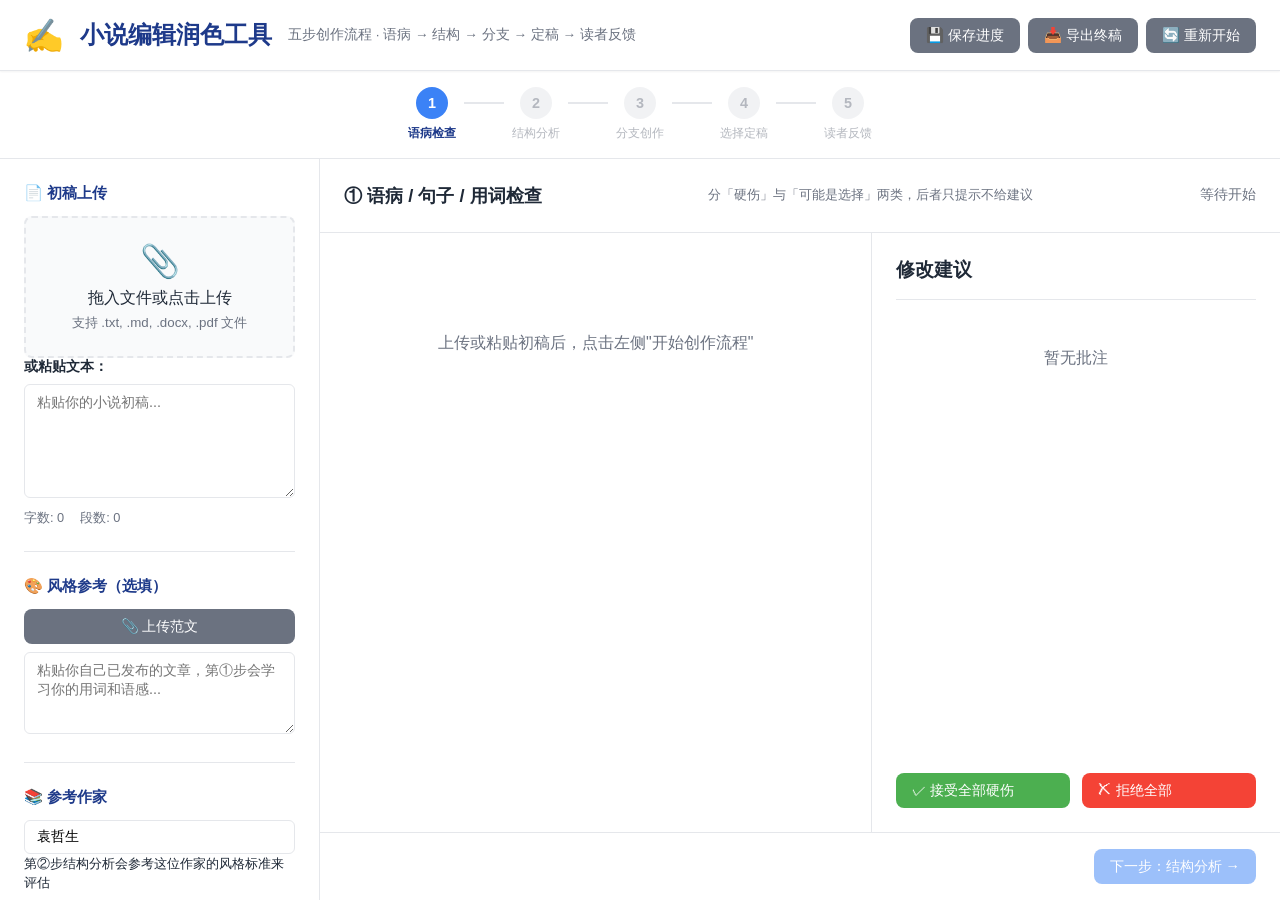
<file: index.html>
<!DOCTYPE html>
<html lang="zh-CN">
<head>
    <meta charset="UTF-8">
    <meta name="viewport" content="width=device-width, initial-scale=1.0">
    <title>小说编辑润色工具 · DeepSeek AI 赋能</title>
    <link rel="stylesheet" href="css/editor.css">
    <link rel="stylesheet" href="css/annotations.css">
    <link rel="stylesheet" href="css/wizard.css">
</head>
<body>
    <div class="app-container">
        <!-- 顶部导航 -->
        <header class="app-header">
            <div class="header-content">
                <div class="app-title">
                    <span class="app-icon">✍️</span>
                    <h1>小说编辑润色工具</h1>
                    <p>五步创作流程 · 语病 → 结构 → 分支 → 定稿 → 读者反馈</p>
                </div>
                <div class="header-actions">
                    <button id="saveBtn" class="btn btn-secondary" title="保存进度 (Ctrl+S)">
                        💾 保存进度
                    </button>
                    <button id="exportBtn" class="btn btn-secondary" title="导出终稿">
                        📥 导出终稿
                    </button>
                    <button id="resetBtn" class="btn btn-secondary" title="重新开始">
                        🔄 重新开始
                    </button>
                </div>
            </div>
        </header>

        <!-- 步骤指示器 -->
        <div class="step-indicator" id="stepIndicator">
            <div class="step-item" data-step="1">
                <div class="step-circle">1</div>
                <div class="step-label">语病检查</div>
            </div>
            <div class="step-connector"></div>
            <div class="step-item" data-step="2">
                <div class="step-circle">2</div>
                <div class="step-label">结构分析</div>
            </div>
            <div class="step-connector"></div>
            <div class="step-item" data-step="3">
                <div class="step-circle">3</div>
                <div class="step-label">分支创作</div>
            </div>
            <div class="step-connector"></div>
            <div class="step-item" data-step="4">
                <div class="step-circle">4</div>
                <div class="step-label">选择定稿</div>
            </div>
            <div class="step-connector"></div>
            <div class="step-item" data-step="5">
                <div class="step-circle">5</div>
                <div class="step-label">读者反馈</div>
            </div>
        </div>

        <div class="main-layout">
            <!-- 左栏：输入和配置 -->
            <aside class="sidebar config-panel">
                <div class="panel-section">
                    <h2 class="section-title">📄 初稿上传</h2>
                    <div class="upload-area" id="uploadArea">
                        <div class="upload-icon">📎</div>
                        <p>拖入文件或点击上传</p>
                        <small>支持 .txt, .md, .docx, .pdf 文件</small>
                        <input type="file" id="fileInput" accept=".txt,.md,.docx,.pdf" style="display: none;">
                    </div>
                    <div class="text-input-group">
                        <label>或粘贴文本：</label>
                        <textarea id="originalTextInput" placeholder="粘贴你的小说初稿..." rows="6"></textarea>
                        <div class="input-stats">
                            <span id="charCount">字数: 0</span>
                            <span id="paraCount">段数: 0</span>
                        </div>
                    </div>
                </div>

                <div class="divider"></div>

                <div class="panel-section">
                    <h2 class="section-title">🎨 风格参考（选填）</h2>
                    <button type="button" id="styleUploadBtn" class="btn btn-secondary" style="width:100%; justify-content:center; margin-bottom:0.5rem;">📎 上传范文</button>
                    <input type="file" id="styleFileInput" accept=".txt,.md,.docx,.pdf" style="display: none;">
                    <textarea id="styleTextInput" placeholder="粘贴你自己已发布的文章，第①步会学习你的用词和语感..." rows="4"></textarea>
                </div>

                <div class="divider"></div>

                <div class="panel-section">
                    <h2 class="section-title">📚 参考作家</h2>
                    <input type="text" id="authorStyleInput" value="袁哲生" placeholder="例如：袁哲生">
                    <small>第②步结构分析会参考这位作家的风格标准来评估</small>
                </div>

                <div class="divider"></div>

                <div class="panel-section">
                    <h2 class="section-title">🔑 API 配置</h2>
                    <div class="api-config">
                        <label>DeepSeek API Key：</label>
                        <input type="password" id="apiKeyInput" placeholder="sk-..." class="api-input">
                        <small>你的 API Key 仅在本浏览器存储，不会上传服务器</small>
                        <label class="checkbox-item" style="margin-top: 0.5rem;">
                            <input type="checkbox" id="saveApiKeyCheckbox">
                            保存 API Key 到本地
                        </label>
                        <label style="margin-top: 0.5rem;">模型：</label>
                        <select id="modelSelect">
                            <option value="deepseek-v4-flash" selected>deepseek-v4-flash（速度快，成本低）</option>
                            <option value="deepseek-v4-pro">deepseek-v4-pro（质量更高，成本较高）</option>
                        </select>
                    </div>
                </div>

                <div class="sidebar-actions">
                    <button id="startBtn" class="btn btn-primary btn-large">🚀 开始创作流程</button>
                </div>
            </aside>

            <!-- 主内容区：五步流程 -->
            <main class="editor-pane wizard-pane">
                <!-- 第①步 -->
                <div id="step1Panel" class="step-panel active">
                    <div class="step-header">
                        <h2>① 语病 / 句子 / 用词检查</h2>
                        <span class="step-hint">分「硬伤」与「可能是选择」两类，后者只提示不给建议</span>
                        <span id="step1Status" class="step-status">等待开始</span>
                    </div>
                    <div class="step1-body">
                        <div class="step1-editor">
                            <div id="editorContent" class="editor-text">
                                <p class="placeholder">上传或粘贴初稿后，点击左侧"开始创作流程"</p>
                            </div>
                        </div>
                        <div class="step1-annotations">
                            <div class="panel-header">
                                <h3>修改建议</h3>
                            </div>
                            <div id="annotationList" class="annotation-list">
                                <p class="placeholder">暂无批注</p>
                            </div>
                            <div class="step1-batch-actions">
                                <button id="acceptAllBtn" class="btn btn-success">✓ 接受全部硬伤</button>
                                <button id="rejectAllBtn" class="btn btn-danger">✗ 拒绝全部</button>
                            </div>
                        </div>
                    </div>
                    <div class="step-footer">
                        <button id="toStep2Btn" class="btn btn-primary" disabled>下一步：结构分析 →</button>
                    </div>
                </div>

                <!-- 第②步 -->
                <div id="step2Panel" class="step-panel">
                    <div class="step-header">
                        <h2>② 结构分析</h2>
                    </div>
                    <div id="structureContent" class="structure-content">
                        <p class="placeholder">完成第①步后，点击"下一步"进入结构分析</p>
                    </div>
                    <div class="step-footer">
                        <button id="toStep3Btn" class="btn btn-primary" disabled>下一步：生成分支版本 →</button>
                    </div>
                </div>

                <!-- 第③步 -->
                <div id="step3Panel" class="step-panel">
                    <div class="step-header">
                        <h2>③ 分支创作（多结局方向）</h2>
                    </div>
                    <div id="branchesContent" class="branches-content">
                        <p class="placeholder">完成第②步后，点击"下一步"自动生成分支版本</p>
                    </div>
                    <div class="step-footer">
                        <button id="toStep4Btn" class="btn btn-primary" disabled>下一步：选择定稿 →</button>
                    </div>
                </div>

                <!-- 第④步 -->
                <div id="step4Panel" class="step-panel">
                    <div class="step-header">
                        <h2>④ 选择定稿</h2>
                    </div>
                    <div id="finalizeContent" class="finalize-content">
                        <p class="placeholder">请选择一个版本作为终稿</p>
                    </div>
                    <div class="step-footer">
                        <button id="toStep5Btn" class="btn btn-primary" disabled>下一步：5位读者反馈 →</button>
                    </div>
                </div>

                <!-- 第⑤步 -->
                <div id="step5Panel" class="step-panel">
                    <div class="step-header">
                        <h2>⑤ 5位读者视角反馈</h2>
                    </div>
                    <div id="readersContent" class="readers-content">
                        <p class="placeholder">完成第④步后，点击"下一步"自动生成读者反馈</p>
                    </div>
                    <div class="step-footer">
                        <button id="finishBtn" class="btn btn-primary">✅ 完成，导出终稿</button>
                    </div>
                </div>
            </main>
        </div>
    </div>

    <!-- 批注详情弹窗 -->
    <div id="annotationModal" class="modal" style="display: none;">
        <div class="modal-content">
            <div class="modal-header">
                <h3 id="modalTitle">修改建议</h3>
                <button class="modal-close" id="modalCloseBtn">×</button>
            </div>
            <div class="modal-body">
                <div class="anno-detail">
                    <div class="detail-row">
                        <span class="detail-label">类型：</span>
                        <span id="modalType" class="detail-value"></span>
                    </div>
                    <div class="detail-row">
                        <span class="detail-label">置信度：</span>
                        <span id="modalConfidence" class="detail-value"></span>
                    </div>
                    <div class="detail-row">
                        <span class="detail-label">原文：</span>
                        <span id="modalOriginal" class="detail-value original"></span>
                    </div>
                    <div class="detail-row">
                        <span class="detail-label">建议：</span>
                        <span id="modalSuggestion" class="detail-value suggestion"></span>
                    </div>
                    <div class="detail-row">
                        <span class="detail-label">理由：</span>
                        <p id="modalReason" class="detail-value reason"></p>
                    </div>
                </div>
            </div>
            <div class="modal-footer">
                <button id="modalAcceptBtn" class="btn btn-success">接受</button>
                <button id="modalRejectBtn" class="btn btn-secondary">拒绝</button>
            </div>
        </div>
    </div>

    <!-- 加载中指示 -->
    <div id="loadingIndicator" class="loading-indicator" style="display: none;">
        <div class="spinner"></div>
        <p id="loadingMessage">AI 正在分析你的文章...</p>
        <p class="loading-tip">这可能需要 10-60 秒，请耐心等待</p>
    </div>

    <!-- 文件解析库（本地打包，无需联网） -->
    <script src="lib/mammoth.min.js"></script>
    <script src="lib/pdf.min.js"></script>

    <!-- 脚本 -->
    <script src="js/utils.js"></script>
    <script src="js/file-parser.js"></script>
    <script src="js/text-processor.js"></script>
    <script src="js/annotation-manager.js"></script>
    <script src="js/api-client.js"></script>
    <script src="js/ui-renderer.js"></script>
    <script src="js/wizard-renderer.js"></script>
    <script src="js/editor-core.js"></script>
</body>
</html>
</file>
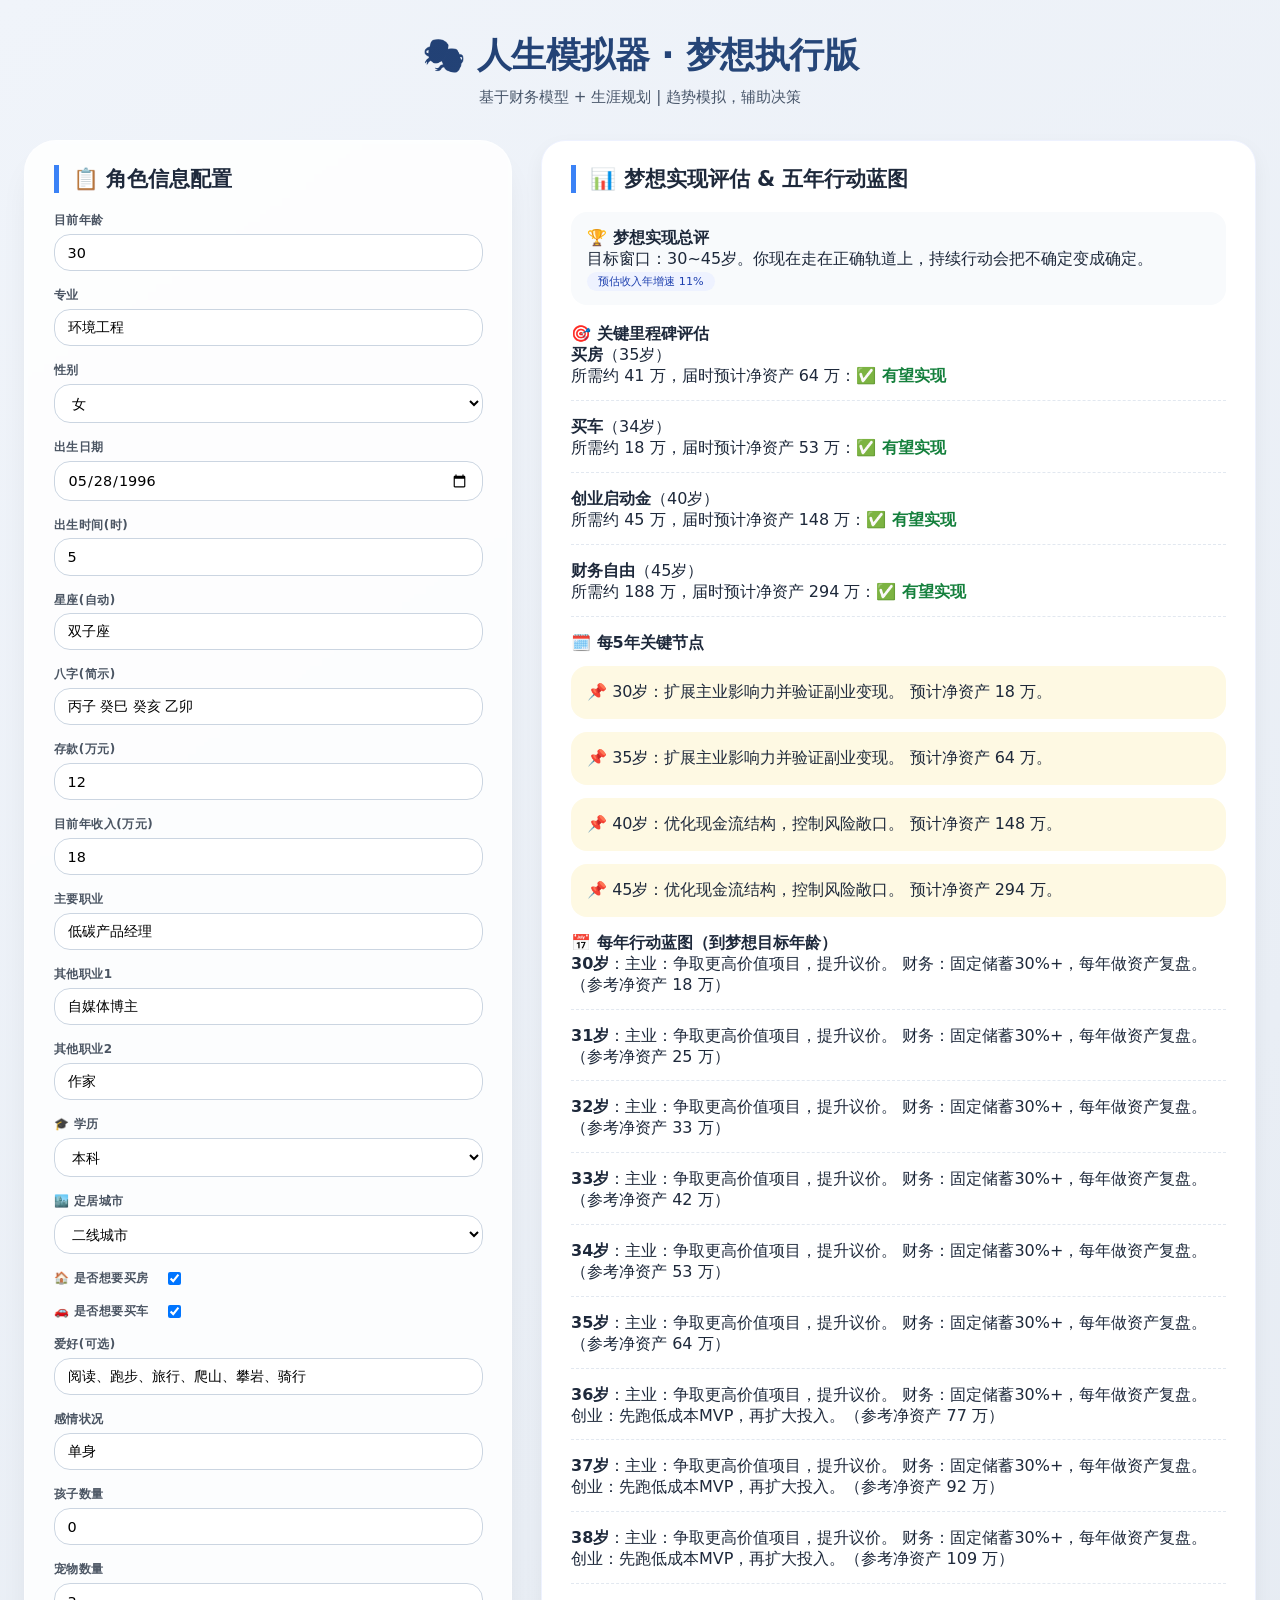
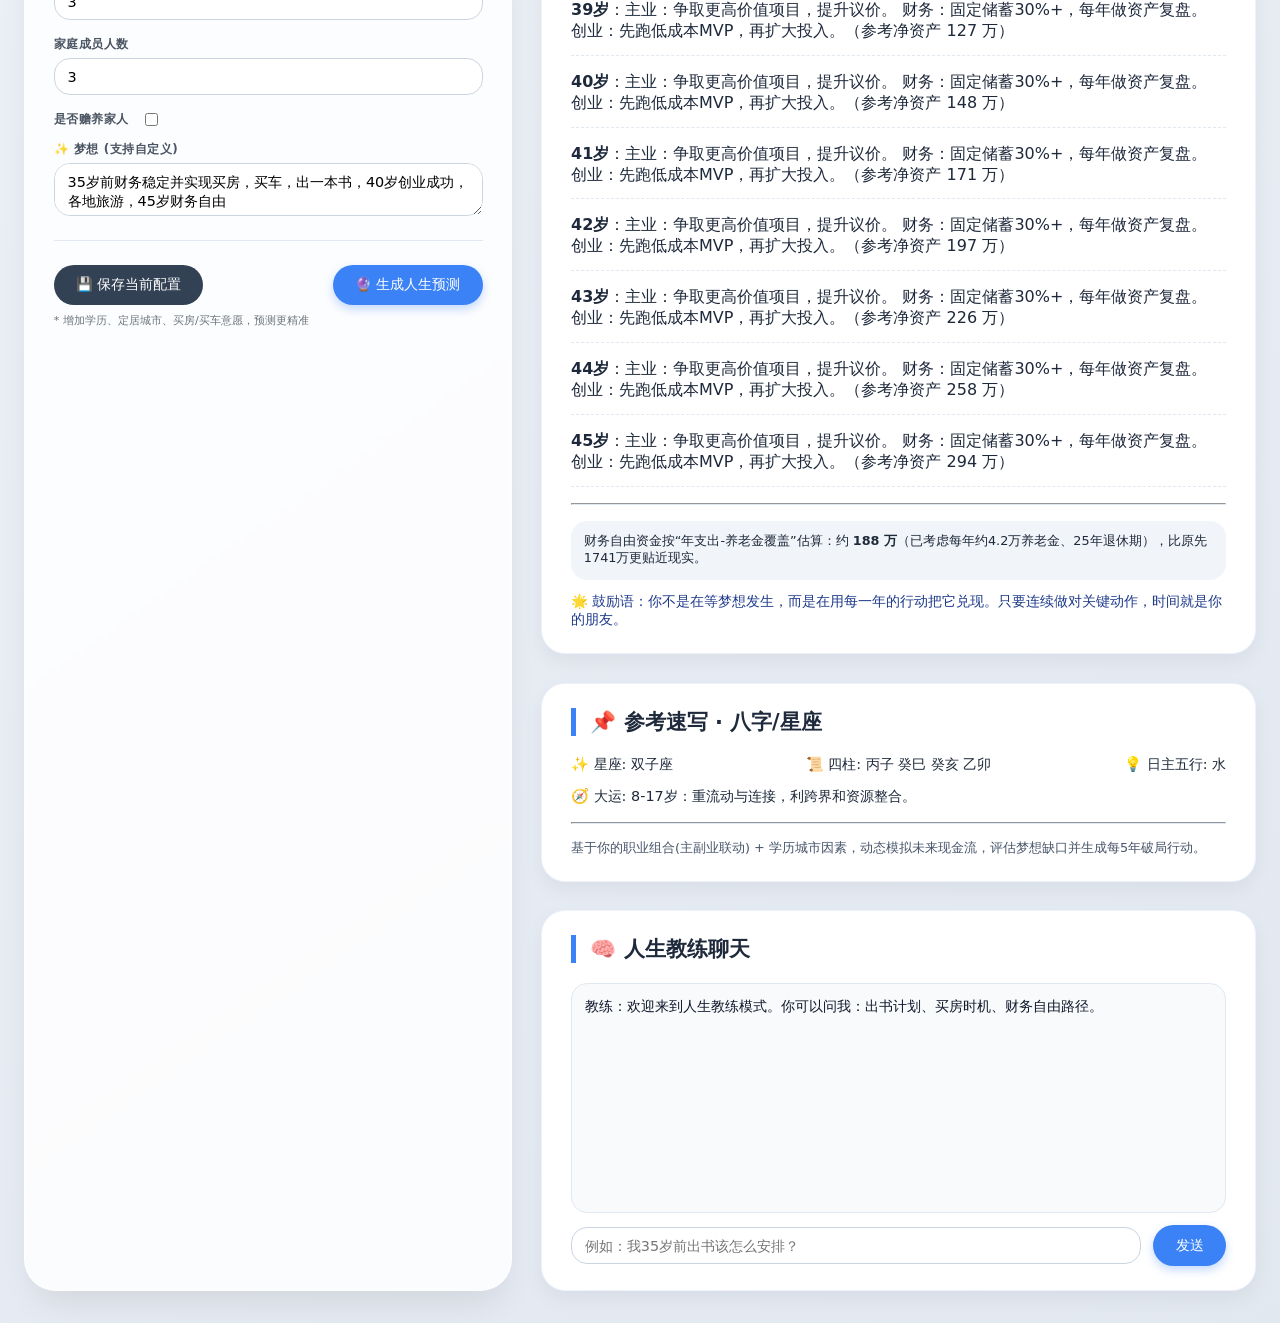
<file: life-simulator.html>
<!DOCTYPE html>
<html lang="zh-CN">
<head>
    <meta charset="UTF-8">
    <meta name="viewport" content="width=device-width, initial-scale=1.0, user-scalable=yes">
    <title>人生模拟器 · 梦想实现规划师</title>
    <style>
        * {
            margin: 0;
            padding: 0;
            box-sizing: border-box;
        }

        body {
            background: linear-gradient(145deg, #f0f4fa 0%, #e2e8f0 100%);
            font-family: 'Inter', system-ui, -apple-system, 'Segoe UI', Roboto, Helvetica, sans-serif;
            padding: 2rem 1.5rem;
            color: #1e293b;
        }

        .container {
            max-width: 1400px;
            margin: 0 auto;
        }

        /* 标题区 */
        .header {
            text-align: center;
            margin-bottom: 2rem;
        }

        .header h1 {
            font-size: 2.2rem;
            background: linear-gradient(135deg, #1e3c72, #2b4c7c);
            background-clip: text;
            -webkit-background-clip: text;
            color: transparent;
            letter-spacing: -0.5px;
        }

        .header p {
            color: #475569;
            margin-top: 0.5rem;
            font-size: 0.95rem;
        }

        /* 双栏布局 */
        .dashboard {
            display: flex;
            flex-wrap: wrap;
            gap: 1.8rem;
        }

        /* 左侧配置面板 */
        .config-panel {
            flex: 1.2;
            min-width: 300px;
            background: rgba(255,255,255,0.85);
            backdrop-filter: blur(2px);
            border-radius: 2rem;
            box-shadow: 0 20px 35px -12px rgba(0,0,0,0.1);
            padding: 1.5rem 1.8rem;
            border: 1px solid rgba(255,255,255,0.6);
        }

        /* 右侧结果面板 */
        .result-panel {
            flex: 2;
            min-width: 380px;
            display: flex;
            flex-direction: column;
            gap: 1.8rem;
        }

        .card {
            background: white;
            border-radius: 1.5rem;
            box-shadow: 0 8px 20px rgba(0,0,0,0.05);
            padding: 1.5rem 1.8rem;
            transition: all 0.2s;
            border: 1px solid #eef2ff;
        }

        .card-title {
            font-size: 1.3rem;
            font-weight: 600;
            margin-bottom: 1.2rem;
            border-left: 5px solid #3b82f6;
            padding-left: 0.9rem;
            display: flex;
            align-items: center;
            gap: 0.5rem;
        }

        .form-grid {
            display: grid;
            grid-template-columns: repeat(auto-fill, minmax(210px, 1fr));
            gap: 1rem 1.2rem;
        }

        .field-group {
            display: flex;
            flex-direction: column;
            gap: 0.3rem;
        }

        .field-group label {
            font-size: 0.75rem;
            font-weight: 600;
            text-transform: uppercase;
            letter-spacing: 0.5px;
            color: #4b5563;
        }

        input, select, textarea {
            padding: 0.6rem 0.8rem;
            border-radius: 1rem;
            border: 1px solid #cbd5e1;
            background: #ffffff;
            font-size: 0.9rem;
            transition: 0.2s;
            font-family: inherit;
        }

        input:focus, select:focus, textarea:focus {
            outline: none;
            border-color: #3b82f6;
            box-shadow: 0 0 0 3px rgba(59,130,246,0.2);
        }

        .inline-row {
            display: flex;
            gap: 0.8rem;
            align-items: center;
            flex-wrap: wrap;
        }

        .checkbox-group {
            flex-direction: row;
            align-items: center;
            gap: 0.5rem;
        }

        .checkbox-group label {
            margin-right: 0.5rem;
        }

        button {
            background: #1e293b;
            color: white;
            border: none;
            padding: 0.7rem 1.4rem;
            border-radius: 2rem;
            font-weight: 500;
            cursor: pointer;
            transition: 0.2s;
            font-size: 0.85rem;
            display: inline-flex;
            align-items: center;
            gap: 0.4rem;
        }

        button.primary {
            background: #3b82f6;
            box-shadow: 0 4px 10px rgba(59,130,246,0.3);
        }

        button.primary:hover {
            background: #2563eb;
            transform: translateY(-1px);
        }

        button.secondary {
            background: #334155;
        }

        button.secondary:hover {
            background: #1e293b;
        }

        .action-bar {
            display: flex;
            flex-wrap: wrap;
            justify-content: space-between;
            align-items: center;
            margin-top: 1.5rem;
            gap: 0.8rem;
            border-top: 1px solid #e2e8f0;
            padding-top: 1.5rem;
        }

        .badge {
            background: #eef2ff;
            color: #1e40af;
            border-radius: 1rem;
            padding: 0.2rem 0.7rem;
            font-size: 0.7rem;
            font-weight: 500;
        }

        .dream-score {
            background: #f8fafc;
            border-radius: 1rem;
            padding: 1rem;
            margin-bottom: 1.2rem;
        }

        .milestone {
            margin-bottom: 1rem;
            padding-bottom: 0.8rem;
            border-bottom: 1px dashed #e2e8f0;
        }

        .timeline-plan {
            background: #fef9e3;
            border-radius: 1rem;
            padding: 1rem;
            margin-top: 0.8rem;
        }

        .plan-item {
            margin-bottom: 1rem;
            padding-left: 0.5rem;
            border-left: 3px solid #f59e0b;
        }

        .success {
            color: #15803d;
            font-weight: 600;
        }

        .warning {
            color: #b45309;
        }

        hr {
            margin: 1rem 0;
            border-color: #e2e8f0;
        }

        .chat-box {
            height: 230px;
            overflow: auto;
            border: 1px solid #e2e8f0;
            border-radius: 1rem;
            padding: 0.8rem;
            background: #f8fafc;
            margin-bottom: 0.8rem;
        }

        .chat-msg {
            margin-bottom: 0.6rem;
            font-size: 0.86rem;
            line-height: 1.5;
        }

        .chat-msg.user { color: #1d4ed8; }
        .chat-msg.coach { color: #0f172a; }

        @media (max-width: 780px) {
            body { padding: 1rem; }
            .config-panel, .result-panel { min-width: 100%; }
        }
    </style>
</head>
<body>
<div class="container">
    <div class="header">
        <h1>🎭 人生模拟器 · 梦想执⾏版</h1>
        <p>基于财务模型 + 生涯规划 | 趋势模拟，辅助决策</p>
    </div>

    <div class="dashboard">
        <!-- 左侧配置区 -->
        <div class="config-panel">
            <div class="card-title">📋 角色信息配置</div>
            <div class="form-grid">
                <div class="field-group"><label>目前年龄</label><input type="number" id="age" value="30" step="1"></div>
                <div class="field-group"><label>专业</label><input type="text" id="major" value="环境工程"></div>
                <div class="field-group"><label>性别</label><select id="gender"><option>女</option><option>男</option></select></div>
                <div class="field-group"><label>出生日期</label><input type="date" id="birthDate" value="1996-05-28"></div>
                <div class="field-group"><label>出生时间(时)</label><input type="number" id="birthHour" value="5" step="1" min="0" max="23"></div>
                <div class="field-group"><label>星座(自动)</label><input type="text" id="zodiac" readonly placeholder="自动计算"></div>
                <div class="field-group"><label>八字(简示)</label><input type="text" id="bazi" readonly placeholder="趣味参考"></div>
                <div class="field-group"><label>存款(万元)</label><input type="number" id="savings" value="12" step="1"></div>
                <div class="field-group"><label>目前年收入(万元)</label><input type="number" id="income" value="18" step="0.5"></div>
                <div class="field-group"><label>主要职业</label><input type="text" id="job1" value="低碳产品经理"></div>
                <div class="field-group"><label>其他职业1</label><input type="text" id="job2" value="自媒体博主"></div>
                <div class="field-group"><label>其他职业2</label><input type="text" id="job3" value="作家"></div>
                <!-- 新增核心字段 -->
                <div class="field-group"><label>🎓 学历</label><select id="education"><option value="博士">博士</option><option value="硕士">硕士</option><option value="本科" selected>本科</option><option value="大专">大专</option><option value="高中及以下">高中及以下</option></select></div>
                <div class="field-group"><label>🏙️ 定居城市</label><select id="cityTier"><option value="一线">一线城市(北上广深)</option><option value="新一线">新一线/强二线</option><option value="二线" selected>二线城市</option><option value="三四线">三四线及以下</option></select></div>
                <div class="field-group checkbox-group"><label>🏠 是否想要买房</label><input type="checkbox" id="wantHouse" checked style="width: 1.2rem;"></div>
                <div class="field-group checkbox-group"><label>🚗 是否想要买车</label><input type="checkbox" id="wantCar" checked style="width: 1.2rem;"></div>
                <div class="field-group"><label>爱好(可选)</label><input type="text" id="hobbies" value="阅读、跑步、旅行、爬山、攀岩、骑行"></div>
                <div class="field-group"><label>感情状况</label><input type="text" id="relationship" value="单身"></div>
                <div class="field-group"><label>孩子数量</label><input type="number" id="children" value="0" step="1"></div>
                <div class="field-group"><label>宠物数量</label><input type="number" id="pets" value="3"></div>
                <div class="field-group"><label>家庭成员人数</label><input type="number" id="familySize" value="3"></div>
                <div class="field-group checkbox-group"><label>是否赡养家人</label><input type="checkbox" id="supportFamily"></div>
            </div>
            <div class="field-group" style="margin-top: 0.8rem;"><label>✨ 梦想 (支持自定义)</label><textarea id="dreamText" rows="2">35岁前财务稳定并实现买房，买车，出一本书，40岁创业成功，各地旅游，45岁财务自由</textarea></div>
            <div class="action-bar">
                <div><button id="saveConfigBtn" class="secondary">💾 保存当前配置</button></div>
                <div><button id="generateBtn" class="primary">🔮 生成人生预测</button></div>
            </div>
            <div class="field-group" style="margin-top: 0.5rem; font-size:0.7rem; color:#6c757d;">* 增加学历、定居城市、买房/买车意愿，预测更精准</div>
        </div>

        <!-- 右侧结果区 -->
        <div class="result-panel">
            <div class="card" id="resultCard">
                <div class="card-title">📊 梦想实现评估 & 五年行动蓝图</div>
                <div id="dreamAnalysis">
                    <!-- 动态渲染预测结果 -->
                    <div style="color:#6c757d; text-align:center; padding:2rem;">点击“生成人生预测” 获得个性化报告</div>
                </div>
            </div>
            <div class="card">
                <div class="card-title">📌 参考速写 · 八字/星座</div>
                <div id="astroInfo" style="font-size:0.9rem; display:flex; flex-wrap:wrap; gap:0.8rem; justify-content:space-between;">
                    <span>✨ 星座: --</span>
                    <span>📜 八字趣味: --</span>
                    <span>💡 日主五行: 水 · 灵活多才</span>
                </div>
                <hr>
                <div style="font-size:0.8rem; color:#475569;">基于你的职业组合(主副业联动) + 学历城市因素，动态模拟未来现金流，评估梦想缺口并生成每5年破局行动。</div>
            </div>
            <div class="card">
                <div class="card-title">🧠 人生教练聊天</div>
                <div id="chatBox" class="chat-box"></div>
                <div class="inline-row">
                    <input id="chatInput" type="text" placeholder="例如：我35岁前出书该怎么安排？" style="flex:1;">
                    <button id="chatSendBtn" class="primary">发送</button>
                </div>
            </div>
        </div>
    </div>
</div>

<script>
    const STEMS = ["甲","乙","丙","丁","戊","己","庚","辛","壬","癸"];
    const BRANCHES = ["子","丑","寅","卯","辰","巳","午","未","申","酉","戌","亥"];
    const MONTH_BRANCHES = ["寅","卯","辰","巳","午","未","申","酉","戌","亥","子","丑"];
    let lastPrediction = null;

    function getZodiac(dateStr) {
        if(!dateStr) return "未知";
        const date = new Date(dateStr);
        const month = date.getMonth() + 1;
        const day = date.getDate();
        if ((month === 1 && day >= 20) || (month === 2 && day <= 18)) return "水瓶座";
        if ((month === 2 && day >= 19) || (month === 3 && day <= 20)) return "双鱼座";
        if ((month === 3 && day >= 21) || (month === 4 && day <= 19)) return "白羊座";
        if ((month === 4 && day >= 20) || (month === 5 && day <= 20)) return "金牛座";
        if ((month === 5 && day >= 21) || (month === 6 && day <= 21)) return "双子座";
        if ((month === 6 && day >= 22) || (month === 7 && day <= 22)) return "巨蟹座";
        if ((month === 7 && day >= 23) || (month === 8 && day <= 22)) return "狮子座";
        if ((month === 8 && day >= 23) || (month === 9 && day <= 22)) return "处女座";
        if ((month === 9 && day >= 23) || (month === 10 && day <= 23)) return "天秤座";
        if ((month === 10 && day >= 24) || (month === 11 && day <= 22)) return "天蝎座";
        if ((month === 11 && day >= 23) || (month === 12 && day <= 21)) return "射手座";
        return "摩羯座";
    }

    function stemBranch(index) {
        const stem = STEMS[((index % 10) + 10) % 10];
        const branch = BRANCHES[((index % 12) + 12) % 12];
        return `${stem}${branch}`;
    }

    function hourBranch(hour) {
        const h = ((hour % 24) + 24) % 24;
        return BRANCHES[Math.floor((h + 1) / 2) % 12];
    }

    function stemElement(stem) {
        if (stem === "甲" || stem === "乙") return "木";
        if (stem === "丙" || stem === "丁") return "火";
        if (stem === "戊" || stem === "己") return "土";
        if (stem === "庚" || stem === "辛") return "金";
        return "水";
    }

    function calcBazi(dateStr, hour) {
        const date = new Date(`${dateStr}T00:00:00`);
        const y = date.getFullYear();
        const m = date.getMonth() + 1;
        const d = date.getDate();
        const yearPillar = stemBranch(y - 1984);
        const yearStemIdx = ((y - 4) % 10 + 10) % 10;
        const monthStemIdx = (yearStemIdx * 2 + m) % 10;
        const monthPillar = `${STEMS[monthStemIdx]}${MONTH_BRANCHES[(m + 10) % 12]}`;
        const baseDate = new Date(Date.UTC(1984, 1, 2));
        const curDate = new Date(Date.UTC(y, m - 1, d));
        const diffDays = Math.floor((curDate.getTime() - baseDate.getTime()) / 86400000);
        const dayPillar = stemBranch(diffDays);
        const dStem = dayPillar[0];
        const hb = hourBranch(hour);
        const hStemIdx = (STEMS.indexOf(dStem) * 2 + BRANCHES.indexOf(hb)) % 10;
        const hourPillar = `${STEMS[hStemIdx]}${hb}`;
        return { pillars: `${yearPillar} ${monthPillar} ${dayPillar} ${hourPillar}`, element: stemElement(dStem) };
    }

    function parseDreamAges(text, currentAge) {
        const arr = [];
        const matches = text.match(/(\d{2})岁/g) || [];
        matches.forEach((s) => arr.push(parseInt(s.replace("岁", ""), 10)));
        return arr.length ? Math.max(...arr) : currentAge + 12;
    }

    function calcRetirementNeed(annualIncome, annualExpenseRate = 0.65) {
        const annualExpense = annualIncome * annualExpenseRate;
        const pensionAnnual = 4.2;
        const years = 25;
        const rawNeed = annualExpense * years;
        const pensionCover = pensionAnnual * years;
        return Math.max(60, Math.round(rawNeed - pensionCover));
    }

    function computeDreamFeasibility(p) {
        const eduFactor = { "博士":0.12, "硕士":0.095, "本科":0.075, "大专":0.06, "高中及以下":0.045 };
        const growth = (eduFactor[p.education] || 0.07) + Math.min(0.04, (p.jobs.length - 1) * 0.015);
        const housePricePerArea = { "一线":58000, "新一线":28000, "二线":16000, "三四线":8000 };
        const cityPrice = housePricePerArea[p.cityTier] || 18000;
        const houseCostWan = cityPrice * 85 * 0.3 / 10000;
        const carCostWan = 18;
        const retirementNeed = calcRetirementNeed(p.income);
        const targetEndAge = parseDreamAges(p.dreamText, p.age);
        let buyHouseAge = 35;
        let buyCarAge = 34;
        const containsBook = p.dreamText.includes("出书");

        let netWorth = p.savings;
        let income = p.income;
        const records = [];
        for (let age = p.age; age <= targetEndAge; age += 1) {
            netWorth = netWorth + income * 0.32 + netWorth * 0.04;
            records.push({ age, income, netWorth });
            income = income * (1 + growth);
        }

        const getRecord = (age) => records.find((x) => x.age === age) || records[records.length - 1];
        const milestones = [];
        if (p.wantHouse) milestones.push({ type: "买房", age: buyHouseAge, need: houseCostWan });
        if (p.wantCar) milestones.push({ type: "买车", age: buyCarAge, need: carCostWan });
        if (containsBook) milestones.push({ type: "出书项目", age: Math.min(35, targetEndAge), need: 8 });
        if (p.dreamText.includes("创业")) milestones.push({ type: "创业启动金", age: Math.min(40, targetEndAge), need: 45 });
        if (p.dreamText.includes("财务自由")) milestones.push({ type: "财务自由", age: targetEndAge, need: retirementNeed });

        const dreamResults = milestones.map((m) => {
            const r = getRecord(m.age);
            const ok = r.netWorth >= m.need;
            return {
                ...m,
                available: Math.round(r.netWorth),
                status: ok ? "✅ 有望实现" : "⚠️ 有缺口",
                gap: ok ? 0 : Math.round(m.need - r.netWorth),
            };
        });

        const fiveYearNodes = [];
        for (let age = p.age; age <= targetEndAge; age += 5) {
            const r = getRecord(age);
            const nodeText = age <= 35
                ? "扩展主业影响力并验证副业变现。"
                : "优化现金流结构，控制风险敞口。";
            fiveYearNodes.push({ age, text: `${nodeText} 预计净资产 ${Math.round(r.netWorth)} 万。` });
        }

        const annualPlans = [];
        for (let age = p.age; age <= targetEndAge; age += 1) {
            const r = getRecord(age);
            const acts = [];
            acts.push("主业：争取更高价值项目，提升议价。");
            acts.push("财务：固定储蓄30%+，每年做资产复盘。");
            if (containsBook && age <= 35) {
                if (age <= 32) acts.push("出书：每周输出1篇主题文章，沉淀选题。");
                else if (age <= 34) acts.push("出书：完成大纲和样章，联系出版社/平台。");
                else acts.push("出书：完成定稿与发行，配合内容宣发。");
            }
            if (p.dreamText.includes("创业") && age >= 36) acts.push("创业：先跑低成本MVP，再扩大投入。");
            annualPlans.push({ age, text: acts.join(" ") + `（参考净资产 ${Math.round(r.netWorth)} 万）` });
        }

        return { dreamResults, annualPlans, fiveYearNodes, growth, targetEndAge, retirementNeed, records };
    }

    function calcDaYun(birthYear, startAge, element) {
        const traits = {
            木: "重成长与扩张，利学习和人脉。",
            火: "重表现与突破，利曝光和执行。",
            土: "重稳定与积累，利资产和长期主义。",
            金: "重结构与效率，利专业化与管理。",
            水: "重流动与连接，利跨界和资源整合。",
        };
        const ranges = [];
        for (let i = 0; i < 7; i += 1) {
            const s = startAge + i * 10;
            const e = s + 9;
            ranges.push(`${s}-${e}岁：${traits[element]}`);
        }
        return ranges;
    }

    function collectFormData() {
        const age = parseInt(document.getElementById("age").value, 10) || 30;
        const birthDate = document.getElementById("birthDate").value;
        const birthHour = parseInt(document.getElementById("birthHour").value, 10) || 0;
        const zodiac = getZodiac(birthDate);
        const bazi = calcBazi(birthDate, birthHour);
        return {
            age,
            major: document.getElementById("major").value,
            gender: document.getElementById("gender").value,
            savings: parseFloat(document.getElementById("savings").value) || 0,
            income: parseFloat(document.getElementById("income").value) || 0,
            education: document.getElementById("education").value,
            cityTier: document.getElementById("cityTier").value,
            wantHouse: document.getElementById("wantHouse").checked,
            wantCar: document.getElementById("wantCar").checked,
            dreamText: document.getElementById("dreamText").value,
            jobs: [document.getElementById("job1").value, document.getElementById("job2").value, document.getElementById("job3").value].filter(Boolean),
            birthDate,
            birthHour,
            zodiac,
            baziStr: bazi.pillars,
            dayElement: bazi.element,
        };
    }

    function renderPrediction() {
        const data = collectFormData();
        const result = computeDreamFeasibility(data);
        lastPrediction = { data, result };
        document.getElementById("zodiac").value = data.zodiac;
        document.getElementById("bazi").value = data.baziStr;
        const birthYear = new Date(data.birthDate).getFullYear();
        const daYun = calcDaYun(birthYear, 6 + ((new Date(data.birthDate).getMonth() + 1) % 3), data.dayElement);
        document.getElementById("astroInfo").innerHTML = `<span>✨ 星座: ${data.zodiac}</span><span>📜 四柱: ${data.baziStr}</span><span>💡 日主五行: ${data.dayElement}</span><span>🧭 大运: ${daYun[0]}</span>`;

        let html = `<div class="dream-score"><strong>🏆 梦想实现总评</strong><br>目标窗口：${data.age}~${result.targetEndAge}岁。你现在走在正确轨道上，持续行动会把不确定变成确定。<br><span class="badge">预估收入年增速 ${Math.round(result.growth * 100)}%</span></div>`;
        html += `<div><strong>🎯 关键里程碑评估</strong>`;
        result.dreamResults.forEach((r) => {
            html += `<div class="milestone"><strong>${r.type}</strong>（${r.age}岁）<br>所需约 ${Math.round(r.need)} 万，届时预计净资产 ${r.available} 万：<span class="${r.gap ? "warning" : "success"}">${r.status}</span>${r.gap ? `，缺口 ${r.gap} 万` : ""}</div>`;
        });
        html += `</div>`;
        html += `<div style="margin-top:1rem;"><strong>🗓️ 每5年关键节点</strong></div>`;
        result.fiveYearNodes.forEach((n) => { html += `<div class="timeline-plan">📌 ${n.age}岁：${n.text}</div>`; });
        html += `<div style="margin-top:1rem;"><strong>📅 每年行动蓝图（到梦想目标年龄）</strong></div>`;
        result.annualPlans.forEach((p) => { html += `<div class="milestone"><strong>${p.age}岁</strong>：${p.text}</div>`; });
        html += `<hr><div style="font-size:0.8rem;background:#f1f5f9;border-radius:1rem;padding:0.8rem;">财务自由资金按“年支出-养老金覆盖”估算：约 <strong>${result.retirementNeed} 万</strong>（已考虑每年约4.2万养老金、25年退休期），比原先1741万更贴近现实。</div>`;
        html += `<div style="margin-top:0.8rem;font-size:0.86rem;color:#1e3a8a;">🌟 鼓励语：你不是在等梦想发生，而是在用每一年的行动把它兑现。只要连续做对关键动作，时间就是你的朋友。</div>`;
        document.getElementById("dreamAnalysis").innerHTML = html;
    }

    function pushChat(role, text) {
        const box = document.getElementById("chatBox");
        const div = document.createElement("div");
        div.className = `chat-msg ${role}`;
        div.innerHTML = role === "user" ? `你：${text}` : `教练：${text}`;
        box.appendChild(div);
        box.scrollTop = box.scrollHeight;
    }

    function coachReply(msg) {
        if (!lastPrediction) return "先点一次“生成人生预测”，我会按你的最新数据给建议。";
        const lower = msg.toLowerCase();
        const { data, result } = lastPrediction;
        if (lower.includes("出书")) return `你目标35岁前出书，先按三步走：1) 每周固定2次写作；2) 32-34岁完成大纲+样章；3) 35岁前定稿并发行。当前建议从“每周1篇”开始。`;
        if (lower.includes("买房")) {
            const house = result.dreamResults.find((x) => x.type === "买房");
            return house ? `预计${house.age}岁节点，当前缺口约${house.gap}万。优先提高主业收入和储蓄率，不建议过早加杠杆。` : "你当前未勾选买房目标，可先勾选后重新预测。";
        }
        if (lower.includes("财务自由")) return `考虑养老金后，你的财务自由基底约${result.retirementNeed}万。核心是提升长期现金流，而不是一次性追求超高存款。`;
        return `你的梦想窗口到${result.targetEndAge}岁。先执行每年蓝图里的前三条，把“高频行动”做满，成功概率会明显提升。`;
    }

    function sendChat() {
        const input = document.getElementById("chatInput");
        const text = input.value.trim();
        if (!text) return;
        pushChat("user", text);
        pushChat("coach", coachReply(text));
        input.value = "";
    }

    function saveConfiguration() {
        const ids = ["age","major","gender","birthDate","birthHour","savings","income","job1","job2","job3","education","cityTier","wantHouse","wantCar","dreamText","hobbies","relationship","children","pets","familySize","supportFamily"];
        const config = {};
        ids.forEach((id) => {
            const el = document.getElementById(id);
            if (!el) return;
            config[id] = el.type === "checkbox" ? el.checked : el.value;
        });
        localStorage.setItem("lifeSimulatorConfig", JSON.stringify(config));
        alert("✅ 配置已保存。");
    }

    function loadConfiguration() {
        const saved = localStorage.getItem("lifeSimulatorConfig");
        if (!saved) return;
        const config = JSON.parse(saved);
        Object.entries(config).forEach(([k, v]) => {
            const el = document.getElementById(k);
            if (!el) return;
            if (el.type === "checkbox") el.checked = v;
            else el.value = v;
        });
    }

    function updateAstroFromBirth() {
        const date = document.getElementById("birthDate").value;
        const hour = parseInt(document.getElementById("birthHour").value, 10) || 0;
        if (!date) return;
        document.getElementById("zodiac").value = getZodiac(date);
        document.getElementById("bazi").value = calcBazi(date, hour).pillars;
    }

    document.getElementById("generateBtn").addEventListener("click", renderPrediction);
    document.getElementById("saveConfigBtn").addEventListener("click", saveConfiguration);
    document.getElementById("birthDate").addEventListener("change", updateAstroFromBirth);
    document.getElementById("birthHour").addEventListener("input", updateAstroFromBirth);
    document.getElementById("chatSendBtn").addEventListener("click", sendChat);
    document.getElementById("chatInput").addEventListener("keydown", (e) => {
        if (e.key === "Enter") sendChat();
    });

    loadConfiguration();
    updateAstroFromBirth();
    renderPrediction();
    pushChat("coach", "欢迎来到人生教练模式。你可以问我：出书计划、买房时机、财务自由路径。");
</script>
</body>
</html>
</file>
<file: css/editor.css>
* {
    margin: 0;
    padding: 0;
    box-sizing: border-box;
}

:root {
    --primary: #1e3a8a;
    --primary-light: #3b82f6;
    --primary-very-light: #eff6ff;
    --success: #4caf50;
    --danger: #f44336;
    --warning: #ff9800;
    --info: #2196f3;
    --secondary: #6b7280;
    --border: #e5e7eb;
    --bg-light: #f9fafb;
    --text-primary: #1f2937;
    --text-secondary: #6b7280;
    --shadow-sm: 0 1px 2px 0 rgba(0, 0, 0, 0.05);
    --shadow-md: 0 4px 6px -1px rgba(0, 0, 0, 0.1);
    --shadow-lg: 0 10px 15px -3px rgba(0, 0, 0, 0.1);
}

html, body {
    height: 100%;
    font-family: -apple-system, BlinkMacSystemFont, 'Segoe UI', Roboto, 'Helvetica Neue', sans-serif;
    color: var(--text-primary);
    background: var(--bg-light);
}

/* 应用容器 */
.app-container {
    display: flex;
    flex-direction: column;
    height: 100vh;
    overflow: hidden;
}

/* 顶部导航 */
.app-header {
    background: white;
    border-bottom: 1px solid var(--border);
    box-shadow: var(--shadow-sm);
    padding: 1rem 1.5rem;
    z-index: 100;
}

.header-content {
    max-width: 100%;
    display: flex;
    justify-content: space-between;
    align-items: center;
    gap: 2rem;
}

.app-title {
    display: flex;
    align-items: center;
    gap: 1rem;
}

.app-icon {
    font-size: 2rem;
}

.app-title h1 {
    font-size: 1.5rem;
    font-weight: 600;
    color: var(--primary);
}

.app-title p {
    font-size: 0.85rem;
    color: var(--text-secondary);
}

.header-actions {
    display: flex;
    gap: 0.5rem;
}

/* 按钮样式 */
.btn {
    padding: 0.5rem 1rem;
    border: none;
    border-radius: 0.5rem;
    cursor: pointer;
    font-size: 0.9rem;
    font-weight: 500;
    transition: all 0.2s;
    display: inline-flex;
    align-items: center;
    gap: 0.5rem;
}

.btn:hover {
    transform: translateY(-2px);
    box-shadow: var(--shadow-md);
}

.btn-primary {
    background: var(--primary-light);
    color: white;
}

.btn-primary:hover {
    background: var(--primary);
}

.btn-secondary {
    background: var(--text-secondary);
    color: white;
}

.btn-secondary:hover {
    background: var(--text-primary);
}

.btn-success {
    background: var(--success);
    color: white;
}

.btn-danger {
    background: var(--danger);
    color: white;
}

.btn-large {
    width: 100%;
    padding: 0.75rem 1rem;
    font-size: 1rem;
}

/* 主布局 */
.main-layout {
    display: flex;
    flex: 1;
    overflow: hidden;
    gap: 0;
}

.sidebar {
    background: white;
    border-right: 1px solid var(--border);
    overflow-y: auto;
    padding: 1.5rem;
}

.sidebar::-webkit-scrollbar {
    width: 6px;
}

.sidebar::-webkit-scrollbar-thumb {
    background: var(--border);
    border-radius: 3px;
}

.config-panel {
    width: 320px;
    min-width: 320px;
}

.editor-pane {
    flex: 1;
    display: flex;
    flex-direction: column;
    overflow: auto;
    background: white;
}

/* 面板部分 */
.panel-section {
    margin-bottom: 1.5rem;
}

.section-title {
    font-size: 0.95rem;
    font-weight: 600;
    margin-bottom: 0.75rem;
    color: var(--primary);
}

.divider {
    height: 1px;
    background: var(--border);
    margin: 1.5rem 0;
}

/* 上传区 */
.upload-area {
    border: 2px dashed var(--border);
    border-radius: 0.5rem;
    padding: 1.5rem;
    text-align: center;
    cursor: pointer;
    transition: all 0.2s;
    background: var(--bg-light);
}

.upload-area:hover {
    border-color: var(--primary-light);
    background: var(--primary-very-light);
}

.upload-icon {
    font-size: 2rem;
    margin-bottom: 0.5rem;
}

.upload-area p {
    font-weight: 500;
    margin-bottom: 0.25rem;
}

.upload-area small {
    color: var(--text-secondary);
}

/* 输入组 */
.text-input-group,
.style-input-group {
    margin-bottom: 1rem;
}

.text-input-group label,
.style-input-group label,
.config-label {
    display: block;
    font-size: 0.85rem;
    font-weight: 600;
    margin-bottom: 0.5rem;
    color: var(--text-primary);
}

textarea,
input[type="text"],
input[type="password"],
select {
    width: 100%;
    padding: 0.5rem 0.75rem;
    border: 1px solid var(--border);
    border-radius: 0.375rem;
    font-family: inherit;
    font-size: 0.9rem;
    transition: all 0.2s;
}

textarea:focus,
input[type="text"]:focus,
input[type="password"]:focus,
select:focus {
    outline: none;
    border-color: var(--primary-light);
    box-shadow: 0 0 0 3px rgba(59, 130, 246, 0.1);
}

.input-stats {
    display: flex;
    gap: 1rem;
    font-size: 0.8rem;
    color: var(--text-secondary);
    margin-top: 0.5rem;
}

.checkbox-item {
    display: flex;
    align-items: center;
    gap: 0.5rem;
    cursor: pointer;
    font-size: 0.9rem;
}

.checkbox-item input[type="checkbox"] {
    width: auto;
    cursor: pointer;
    accent-color: var(--primary-light);
}

/* API 配置 */
.api-config {
    display: flex;
    flex-direction: column;
    gap: 0.5rem;
}

.api-input {
    font-family: 'Courier New', monospace;
    font-size: 0.85rem;
}

/* 侧栏操作 */
.sidebar-actions {
    margin-top: 2rem;
}

/* 编辑器文本 */
.editor-text {
    flex: 1;
    padding: 1.5rem;
    overflow-y: auto;
    line-height: 1.8;
    font-size: 1rem;
}

.editor-text p {
    margin-bottom: 1rem;
    white-space: pre-wrap;
    word-break: break-word;
}

.editor-text .placeholder {
    text-align: center;
    color: var(--text-secondary);
    padding: 3rem 1rem;
}

/* 面板头部 */
.panel-header {
    display: flex;
    justify-content: space-between;
    align-items: center;
    margin-bottom: 1rem;
    padding-bottom: 1rem;
    border-bottom: 1px solid var(--border);
}

.panel-header h2 {
    font-size: 1rem;
    font-weight: 600;
}

/* 批注列表 */
.annotation-list {
    flex: 1;
    overflow-y: auto;
    display: flex;
    flex-direction: column;
    gap: 0.75rem;
}

.annotation-list .placeholder {
    text-align: center;
    color: var(--text-secondary);
    padding: 2rem 0;
}

/* 加载指示 */
.loading-indicator {
    position: fixed;
    top: 50%;
    left: 50%;
    transform: translate(-50%, -50%);
    background: white;
    padding: 2rem;
    border-radius: 1rem;
    box-shadow: var(--shadow-lg);
    text-align: center;
    z-index: 1000;
}

.spinner {
    width: 40px;
    height: 40px;
    border: 4px solid var(--border);
    border-top-color: var(--primary-light);
    border-radius: 50%;
    animation: spin 1s linear infinite;
    margin: 0 auto 1rem;
}

@keyframes spin {
    to { transform: rotate(360deg); }
}

.loading-indicator p {
    margin: 0.5rem 0;
    font-weight: 500;
}

.loading-tip {
    font-size: 0.85rem;
    color: var(--text-secondary);
}

/* 响应式 */
@media (max-width: 1200px) {
    .config-panel {
        width: 280px;
    }
}

@media (max-width: 768px) {
    .main-layout {
        flex-direction: column;
    }

    .config-panel {
        width: 100%;
        max-height: 40vh;
        border-right: none;
        border-bottom: 1px solid var(--border);
    }

    .header-content {
        flex-direction: column;
        align-items: flex-start;
    }
}
</file>
<file: css/annotations.css>
/* 批注样式 */

.annotation-item {
    background: white;
    border: 1px solid var(--border);
    border-radius: 0.5rem;
    padding: 0.75rem;
    cursor: pointer;
    transition: all 0.2s;
    overflow: hidden;
}

.annotation-item:hover {
    border-color: var(--primary-light);
    box-shadow: var(--shadow-md);
    transform: translateX(4px);
}

.annotation-item.pending {
    border-left: 4px solid var(--warning);
}

.annotation-item.accepted {
    border-left: 4px solid var(--success);
    background: rgba(76, 175, 80, 0.05);
}

.annotation-item.rejected {
    border-left: 4px solid var(--text-secondary);
    background: rgba(107, 114, 128, 0.05);
    opacity: 0.6;
}

/* 批注头部 */
.annotation-header {
    display: flex;
    justify-content: space-between;
    align-items: flex-start;
    gap: 0.5rem;
    margin-bottom: 0.5rem;
}

.annotation-type {
    display: inline-block;
    font-size: 0.75rem;
    font-weight: 600;
    padding: 0.25rem 0.5rem;
    border-radius: 0.25rem;
    white-space: nowrap;
}

.annotation-type.word_choice {
    background: rgba(255, 152, 0, 0.1);
    color: #ff9800;
}

.annotation-type.grammar {
    background: rgba(244, 67, 54, 0.1);
    color: #f44336;
}

.annotation-type.structure {
    background: rgba(33, 150, 243, 0.1);
    color: #2196f3;
}

.annotation-type.tone {
    background: rgba(156, 39, 176, 0.1);
    color: #9c27b0;
}

.annotation-type.readability {
    background: rgba(76, 175, 80, 0.1);
    color: #4caf50;
}

.annotation-confidence {
    font-size: 0.75rem;
    color: var(--text-secondary);
    white-space: nowrap;
}

/* 批注内容 */
.annotation-text {
    font-size: 0.85rem;
    line-height: 1.4;
    margin-bottom: 0.5rem;
}

.annotation-original {
    background: rgba(244, 67, 54, 0.1);
    padding: 0.25rem 0.5rem;
    border-radius: 0.25rem;
    color: #d32f2f;
    text-decoration: line-through;
    font-weight: 500;
}

.annotation-suggestion {
    background: rgba(76, 175, 80, 0.1);
    padding: 0.25rem 0.5rem;
    border-radius: 0.25rem;
    color: #388e3c;
    font-weight: 500;
}

.annotation-reason {
    font-size: 0.8rem;
    color: var(--text-secondary);
    font-style: italic;
    line-height: 1.3;
    margin-top: 0.5rem;
    padding-top: 0.5rem;
    border-top: 1px solid var(--border);
}

/* 批注操作 */
.annotation-actions {
    display: flex;
    gap: 0.4rem;
    margin-top: 0.75rem;
    padding-top: 0.75rem;
    border-top: 1px solid var(--border);
}

.annotation-btn {
    flex: 1;
    padding: 0.4rem 0.6rem;
    border: 1px solid var(--border);
    background: white;
    border-radius: 0.375rem;
    cursor: pointer;
    font-size: 0.8rem;
    font-weight: 500;
    transition: all 0.2s;
    color: var(--text-secondary);
}

.annotation-btn:hover {
    background: var(--bg-light);
    border-color: var(--primary-light);
}

.annotation-btn.accept {
    background: rgba(76, 175, 80, 0.1);
    color: #388e3c;
    border-color: var(--success);
}

.annotation-btn.accept:hover {
    background: var(--success);
    color: white;
}

.annotation-btn.reject {
    background: rgba(244, 67, 54, 0.1);
    color: #d32f2f;
    border-color: var(--danger);
}

.annotation-btn.reject:hover {
    background: var(--danger);
    color: white;
}

/* 编辑器中的高亮 */
.editor-text .annotated {
    background: rgba(255, 152, 0, 0.15);
    text-decoration: wavy underline #ff9800;
    cursor: pointer;
    position: relative;
    transition: all 0.2s;
}

.editor-text .annotated:hover {
    background: rgba(255, 152, 0, 0.25);
}

.editor-text .annotated[data-type="grammar"] {
    text-decoration-color: #f44336;
    background: rgba(244, 67, 54, 0.15);
}

.editor-text .annotated[data-type="structure"] {
    text-decoration-color: #2196f3;
    background: rgba(33, 150, 243, 0.15);
}

.editor-text .annotated[data-type="tone"] {
    text-decoration-color: #9c27b0;
    background: rgba(156, 39, 176, 0.15);
}

.editor-text .annotated[data-type="readability"] {
    text-decoration-color: #4caf50;
    background: rgba(76, 175, 80, 0.15);
}

.annotation-badge {
    display: inline-block;
    width: 16px;
    height: 16px;
    background: var(--warning);
    color: white;
    border-radius: 50%;
    font-size: 0.7rem;
    text-align: center;
    line-height: 16px;
    cursor: pointer;
    margin-left: 2px;
    font-weight: bold;
}

/* 模态框 */
.modal {
    position: fixed;
    top: 0;
    left: 0;
    right: 0;
    bottom: 0;
    background: rgba(0, 0, 0, 0.5);
    display: flex;
    align-items: center;
    justify-content: center;
    z-index: 500;
}

.modal-content {
    background: white;
    border-radius: 0.75rem;
    box-shadow: var(--shadow-lg);
    max-width: 600px;
    width: 90%;
    max-height: 90vh;
    overflow-y: auto;
    animation: slideUp 0.3s ease-out;
}

@keyframes slideUp {
    from {
        transform: translateY(20px);
        opacity: 0;
    }
    to {
        transform: translateY(0);
        opacity: 1;
    }
}

.modal-header {
    display: flex;
    justify-content: space-between;
    align-items: center;
    padding: 1.5rem;
    border-bottom: 1px solid var(--border);
}

.modal-header h3 {
    font-size: 1.1rem;
    font-weight: 600;
}

.modal-close {
    background: none;
    border: none;
    font-size: 1.5rem;
    cursor: pointer;
    color: var(--text-secondary);
    transition: all 0.2s;
}

.modal-close:hover {
    color: var(--text-primary);
}

.modal-body {
    padding: 1.5rem;
}

.anno-detail {
    display: flex;
    flex-direction: column;
    gap: 1rem;
}

.detail-row {
    display: flex;
    flex-direction: column;
    gap: 0.5rem;
}

.detail-label {
    font-weight: 600;
    font-size: 0.9rem;
    color: var(--text-primary);
}

.detail-value {
    font-size: 0.95rem;
    line-height: 1.5;
}

.detail-value.original {
    background: rgba(244, 67, 54, 0.1);
    padding: 0.75rem;
    border-radius: 0.375rem;
    color: #d32f2f;
    font-weight: 500;
    text-decoration: line-through;
}

.detail-value.suggestion {
    background: rgba(76, 175, 80, 0.1);
    padding: 0.75rem;
    border-radius: 0.375rem;
    color: #388e3c;
    font-weight: 500;
}

.detail-value.reason {
    font-style: italic;
    color: var(--text-secondary);
    line-height: 1.6;
}

.modal-footer {
    padding: 1.5rem;
    border-top: 1px solid var(--border);
    display: flex;
    gap: 0.75rem;
    justify-content: flex-end;
}

.modal-footer .btn {
    flex: 1;
    max-width: 150px;
}

/* ===== 硬伤 vs 可能是选择 ===== */

.annotation-category {
    display: inline-block;
    font-size: 0.72rem;
    font-weight: 700;
    padding: 0.2rem 0.5rem;
    border-radius: 0.25rem;
    margin-right: 0.35rem;
    white-space: nowrap;
}

.annotation-category.hard {
    background: rgba(244, 67, 54, 0.12);
    color: #c62828;
}

.annotation-category.choice {
    background: rgba(120, 120, 130, 0.14);
    color: #4b5563;
}

/* 「可能是选择」整体做低对比处理——它是提示，不是待办 */
.annotation-item.is-choice {
    border-left: 4px solid #9ca3af;
    background: #fbfbfc;
}

.annotation-item.is-choice .annotation-reason {
    font-style: normal;
    color: var(--text-primary);
}

.annotation-neutral {
    background: rgba(120, 120, 130, 0.1);
    padding: 0.25rem 0.5rem;
    border-radius: 0.25rem;
    color: var(--text-primary);
    font-weight: 500;
}

/* 编辑区里「可能是选择」用虚线下划线，与硬伤的波浪线区分 */
.editor-text .annotated[data-category="choice"] {
    background: rgba(120, 120, 130, 0.1);
    text-decoration: underline dotted #9ca3af;
    text-underline-offset: 3px;
}
</file>
<file: css/wizard.css>
/* 五步流程向导样式 */

.placeholder {
    text-align: center;
    color: var(--text-secondary);
    padding: 3rem 1rem;
}

/* 步骤指示器 */
.step-indicator {
    display: flex;
    align-items: center;
    justify-content: center;
    background: white;
    border-bottom: 1px solid var(--border);
    padding: 1rem 1.5rem;
    gap: 0.5rem;
    flex-wrap: wrap;
}

.step-item {
    display: flex;
    flex-direction: column;
    align-items: center;
    gap: 0.35rem;
    opacity: 0.5;
    transition: opacity 0.2s;
}

.step-item.active,
.step-item.done {
    opacity: 1;
}

.step-circle {
    width: 32px;
    height: 32px;
    border-radius: 50%;
    background: var(--border);
    color: var(--text-secondary);
    display: flex;
    align-items: center;
    justify-content: center;
    font-weight: 700;
    font-size: 0.9rem;
}

.step-item.active .step-circle {
    background: var(--primary-light);
    color: white;
}

.step-item.done .step-circle {
    background: var(--success);
    color: white;
}

.step-label {
    font-size: 0.78rem;
    color: var(--text-secondary);
    white-space: nowrap;
}

.step-item.active .step-label {
    color: var(--primary);
    font-weight: 600;
}

.step-connector {
    width: 40px;
    height: 2px;
    background: var(--border);
    margin-bottom: 1.4rem;
}

/* 面板容器 */
.wizard-pane {
    padding: 0 !important;
}

.step-panel {
    display: none;
    flex-direction: column;
    height: 100%;
    overflow: hidden;
}

.step-panel.active {
    display: flex;
}

.step-header {
    display: flex;
    justify-content: space-between;
    align-items: center;
    padding: 1.5rem;
    border-bottom: 1px solid var(--border);
    flex-shrink: 0;
}

.step-header h2 {
    font-size: 1.15rem;
    font-weight: 600;
}

.step-status {
    font-size: 0.85rem;
    color: var(--text-secondary);
}

.step-footer {
    padding: 1rem 1.5rem;
    border-top: 1px solid var(--border);
    display: flex;
    justify-content: flex-end;
    flex-shrink: 0;
}

.step-footer .btn:disabled {
    opacity: 0.5;
    cursor: not-allowed;
    transform: none;
}

/* 第①步：编辑 + 批注 双栏 */
.step1-body {
    flex: 1;
    display: flex;
    overflow: hidden;
}

.step1-editor {
    flex: 1.4;
    overflow-y: auto;
    padding: 1.5rem;
    line-height: 1.8;
    border-right: 1px solid var(--border);
}

.step1-annotations {
    flex: 1;
    min-width: 300px;
    display: flex;
    flex-direction: column;
    padding: 1.5rem;
    overflow: hidden;
}

.step1-annotations .annotation-list {
    flex: 1;
    overflow-y: auto;
}

.step1-batch-actions {
    display: flex;
    gap: 0.75rem;
    margin-top: 1rem;
    flex-shrink: 0;
}

.step1-batch-actions .btn {
    flex: 1;
}

/* 第②步：结构分析 */
.structure-content {
    flex: 1;
    overflow-y: auto;
    padding: 1.5rem;
}

.structure-block {
    margin-bottom: 1.5rem;
    padding-bottom: 1.5rem;
    border-bottom: 1px solid var(--border);
}

.structure-block:last-child {
    border-bottom: none;
}

.structure-block h3 {
    font-size: 1rem;
    margin-bottom: 0.6rem;
    color: var(--primary);
}

.structure-block p {
    line-height: 1.7;
    color: var(--text-primary);
}

.element-list {
    display: flex;
    flex-direction: column;
    gap: 0.6rem;
}

.element-row {
    display: grid;
    grid-template-columns: 110px 80px 1fr;
    gap: 0.75rem;
    align-items: center;
    background: var(--bg-light);
    padding: 0.6rem 0.8rem;
    border-radius: 0.5rem;
}

.element-name {
    font-weight: 600;
}

.element-status {
    font-size: 0.78rem;
    font-weight: 600;
    padding: 0.2rem 0.5rem;
    border-radius: 0.25rem;
    text-align: center;
}

.element-status.ok {
    background: rgba(76, 175, 80, 0.15);
    color: #388e3c;
}

.element-status.warn {
    background: rgba(255, 152, 0, 0.15);
    color: #ef6c00;
}

.element-comment {
    font-size: 0.85rem;
    color: var(--text-secondary);
}

.suggestion-list {
    padding-left: 1.2rem;
    line-height: 1.8;
}

/* 第③步：分支卡片 */
.branches-content {
    flex: 1;
    overflow-y: auto;
    padding: 1.5rem;
    display: flex;
    flex-direction: column;
    gap: 1.25rem;
}

.branch-card {
    background: white;
    border: 1px solid var(--border);
    border-radius: 0.75rem;
    padding: 1.25rem;
    box-shadow: var(--shadow-sm);
}

.branch-header {
    display: flex;
    align-items: center;
    gap: 0.75rem;
    margin-bottom: 0.6rem;
}

.branch-index {
    background: var(--primary-light);
    color: white;
    font-size: 0.75rem;
    font-weight: 600;
    padding: 0.2rem 0.6rem;
    border-radius: 1rem;
}

.branch-title {
    font-weight: 600;
    font-size: 1.05rem;
}

.branch-summary {
    color: var(--text-secondary);
    margin-bottom: 0.75rem;
    line-height: 1.6;
}

.branch-detail summary {
    cursor: pointer;
    color: var(--primary-light);
    font-size: 0.85rem;
    font-weight: 500;
}

.branch-fulltext {
    margin-top: 0.75rem;
    padding: 1rem;
    background: var(--bg-light);
    border-radius: 0.5rem;
    white-space: pre-wrap;
    line-height: 1.8;
    max-height: 400px;
    overflow-y: auto;
}

/* 第④步：定稿选择 */
.finalize-content {
    flex: 1;
    overflow-y: auto;
    padding: 1.5rem;
    display: flex;
    flex-direction: column;
    gap: 1rem;
}

.finalize-card {
    display: flex;
    gap: 1rem;
    background: white;
    border: 2px solid var(--border);
    border-radius: 0.75rem;
    padding: 1.25rem;
    cursor: pointer;
    transition: all 0.2s;
}

.finalize-card:hover {
    border-color: var(--primary-light);
}

.finalize-card.selected {
    border-color: var(--primary-light);
    background: var(--primary-very-light);
}

.finalize-card input[type="radio"] {
    margin-top: 0.3rem;
    accent-color: var(--primary-light);
}

.finalize-card-body {
    flex: 1;
}

.finalize-card-title {
    font-weight: 600;
    margin-bottom: 0.4rem;
}

.finalize-card-summary {
    color: var(--text-secondary);
    margin-bottom: 0.5rem;
    line-height: 1.6;
}

/* 第⑤步：读者反馈卡片 */
.readers-content {
    flex: 1;
    overflow-y: auto;
    padding: 1.5rem;
    display: grid;
    grid-template-columns: repeat(auto-fit, minmax(320px, 1fr));
    gap: 1.25rem;
    align-content: start;
}

.reader-card {
    background: white;
    border: 1px solid var(--border);
    border-radius: 0.75rem;
    padding: 1.25rem;
    box-shadow: var(--shadow-sm);
}

.reader-header {
    display: flex;
    align-items: center;
    gap: 0.6rem;
    margin-bottom: 0.9rem;
    padding-bottom: 0.75rem;
    border-bottom: 1px solid var(--border);
}

.reader-icon {
    font-size: 1.4rem;
}

.reader-persona {
    font-weight: 600;
    font-size: 1rem;
}

.reader-section {
    margin-bottom: 0.75rem;
}

.reader-section:last-child {
    margin-bottom: 0;
}

.reader-label {
    display: block;
    font-size: 0.78rem;
    font-weight: 600;
    color: var(--primary);
    margin-bottom: 0.3rem;
}

.reader-section p {
    line-height: 1.6;
    color: var(--text-primary);
    font-size: 0.92rem;
}

@media (max-width: 900px) {
    .step1-body {
        flex-direction: column;
        overflow-y: auto;
    }

    .step1-editor {
        border-right: none;
        border-bottom: 1px solid var(--border);
    }

    .element-row {
        grid-template-columns: 1fr;
        gap: 0.3rem;
    }
}

/* ===== 第⑤步：读者反馈汇总 ===== */

.reader-synthesis {
    grid-column: 1 / -1;
    background: var(--primary-very-light);
    border: 1px solid rgba(59, 130, 246, 0.25);
    border-radius: 0.75rem;
    padding: 1.25rem 1.5rem;
}

.reader-synthesis h3 {
    font-size: 1rem;
    margin-bottom: 1rem;
    color: var(--primary);
}

.synthesis-row {
    display: flex;
    gap: 0.9rem;
    align-items: baseline;
    margin-bottom: 0.75rem;
}

.synthesis-label {
    flex-shrink: 0;
    width: 130px;
    font-size: 0.78rem;
    font-weight: 700;
    padding: 0.2rem 0.5rem;
    border-radius: 0.25rem;
    text-align: center;
}

.synthesis-label.shared   { background: rgba(244, 67, 54, 0.12);  color: #c62828; }
.synthesis-label.single   { background: rgba(120, 120, 130, 0.14); color: #4b5563; }
.synthesis-label.conflict { background: rgba(255, 152, 0, 0.15);  color: #ef6c00; }

.synthesis-row p {
    flex: 1;
    line-height: 1.6;
    font-size: 0.92rem;
}

.synthesis-note {
    margin-top: 1rem;
    padding-top: 0.9rem;
    border-top: 1px dashed rgba(59, 130, 246, 0.3);
    font-size: 0.85rem;
    line-height: 1.6;
    color: var(--text-secondary);
}

.step-hint {
    font-size: 0.8rem;
    color: var(--text-secondary);
}
</file>
